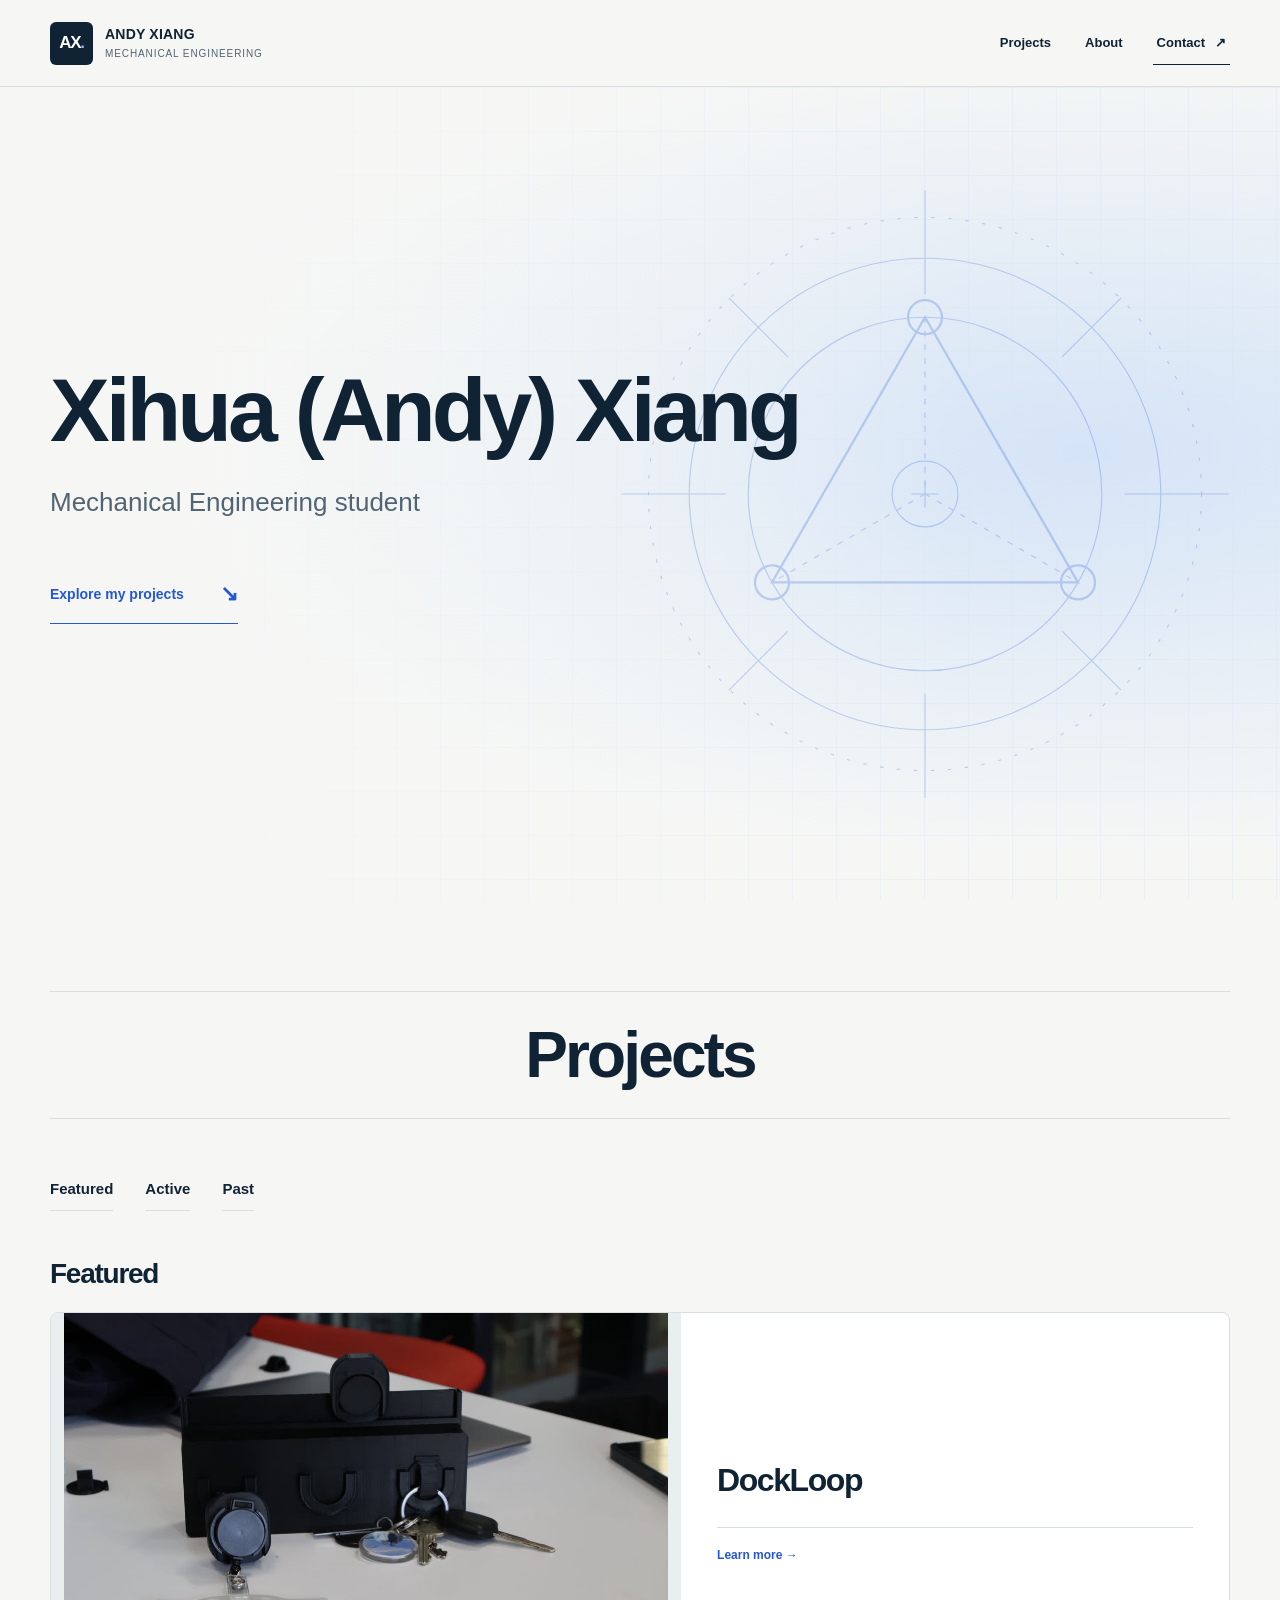
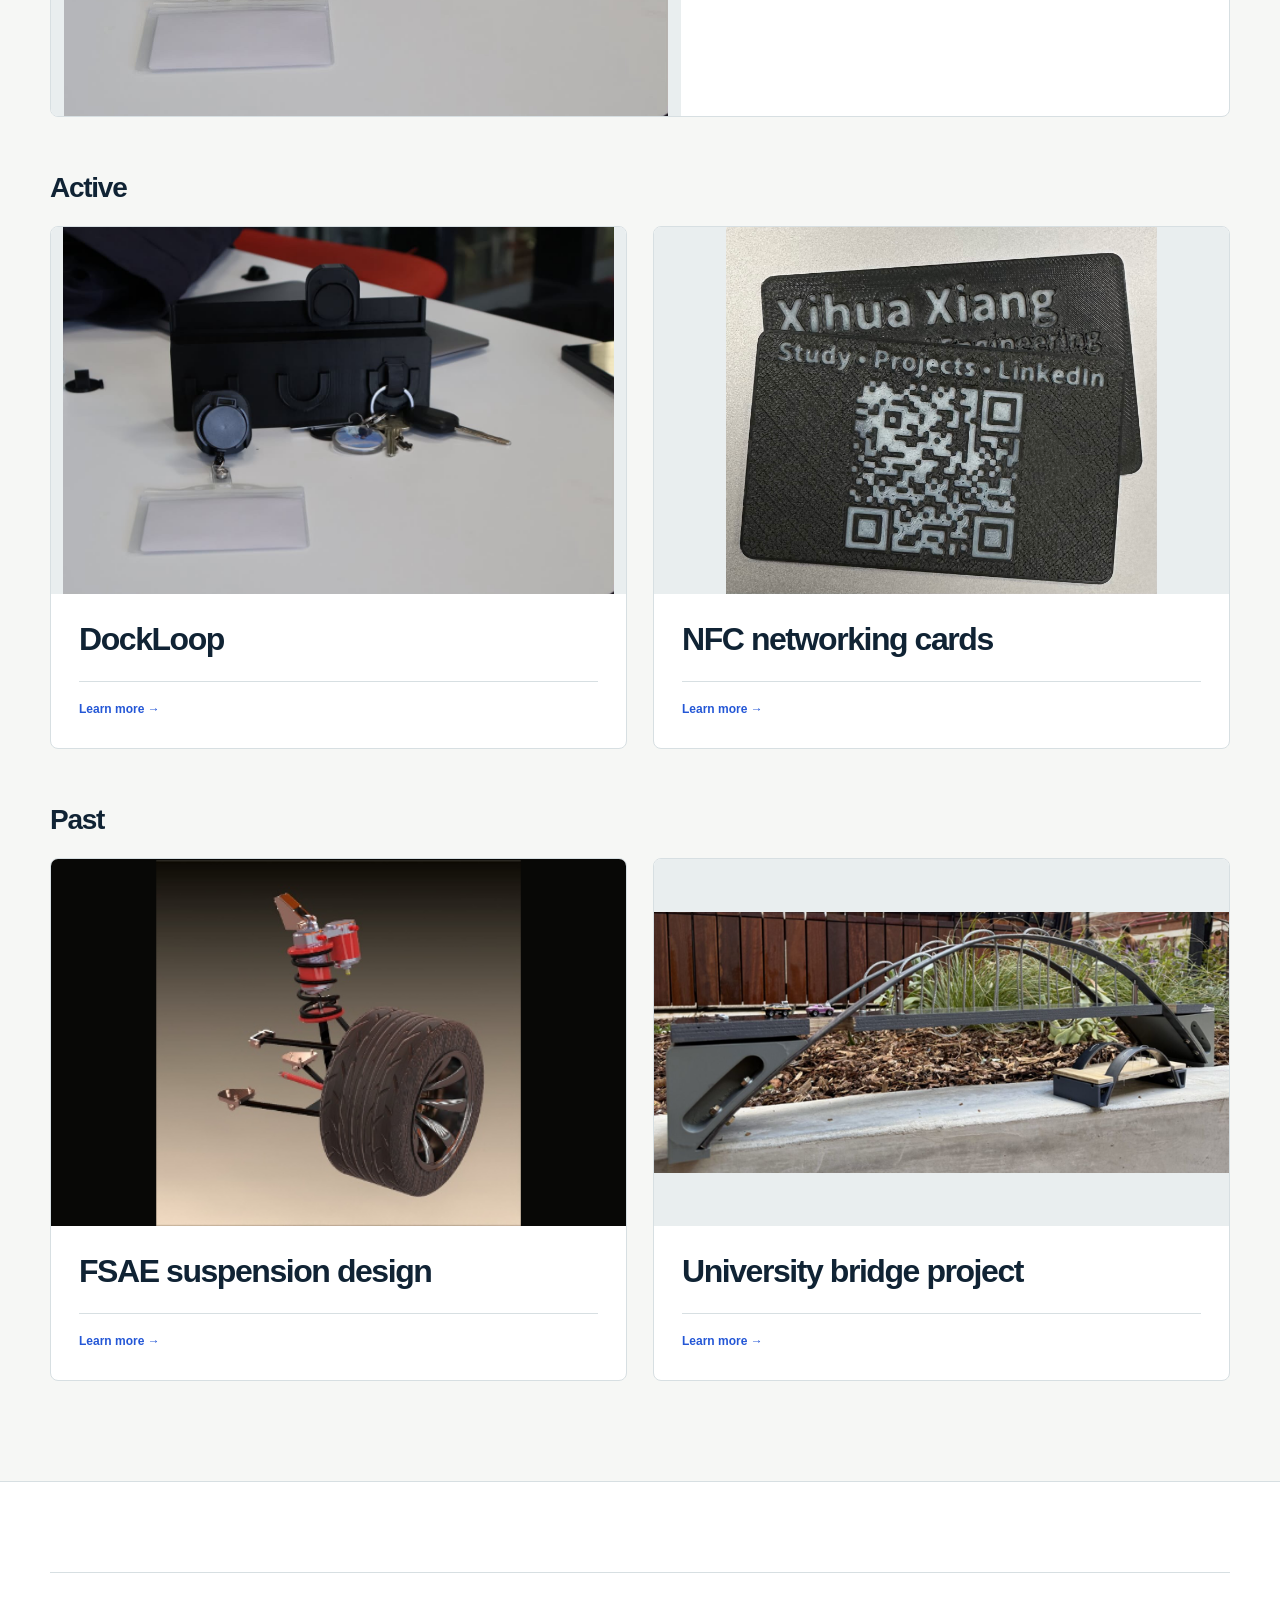
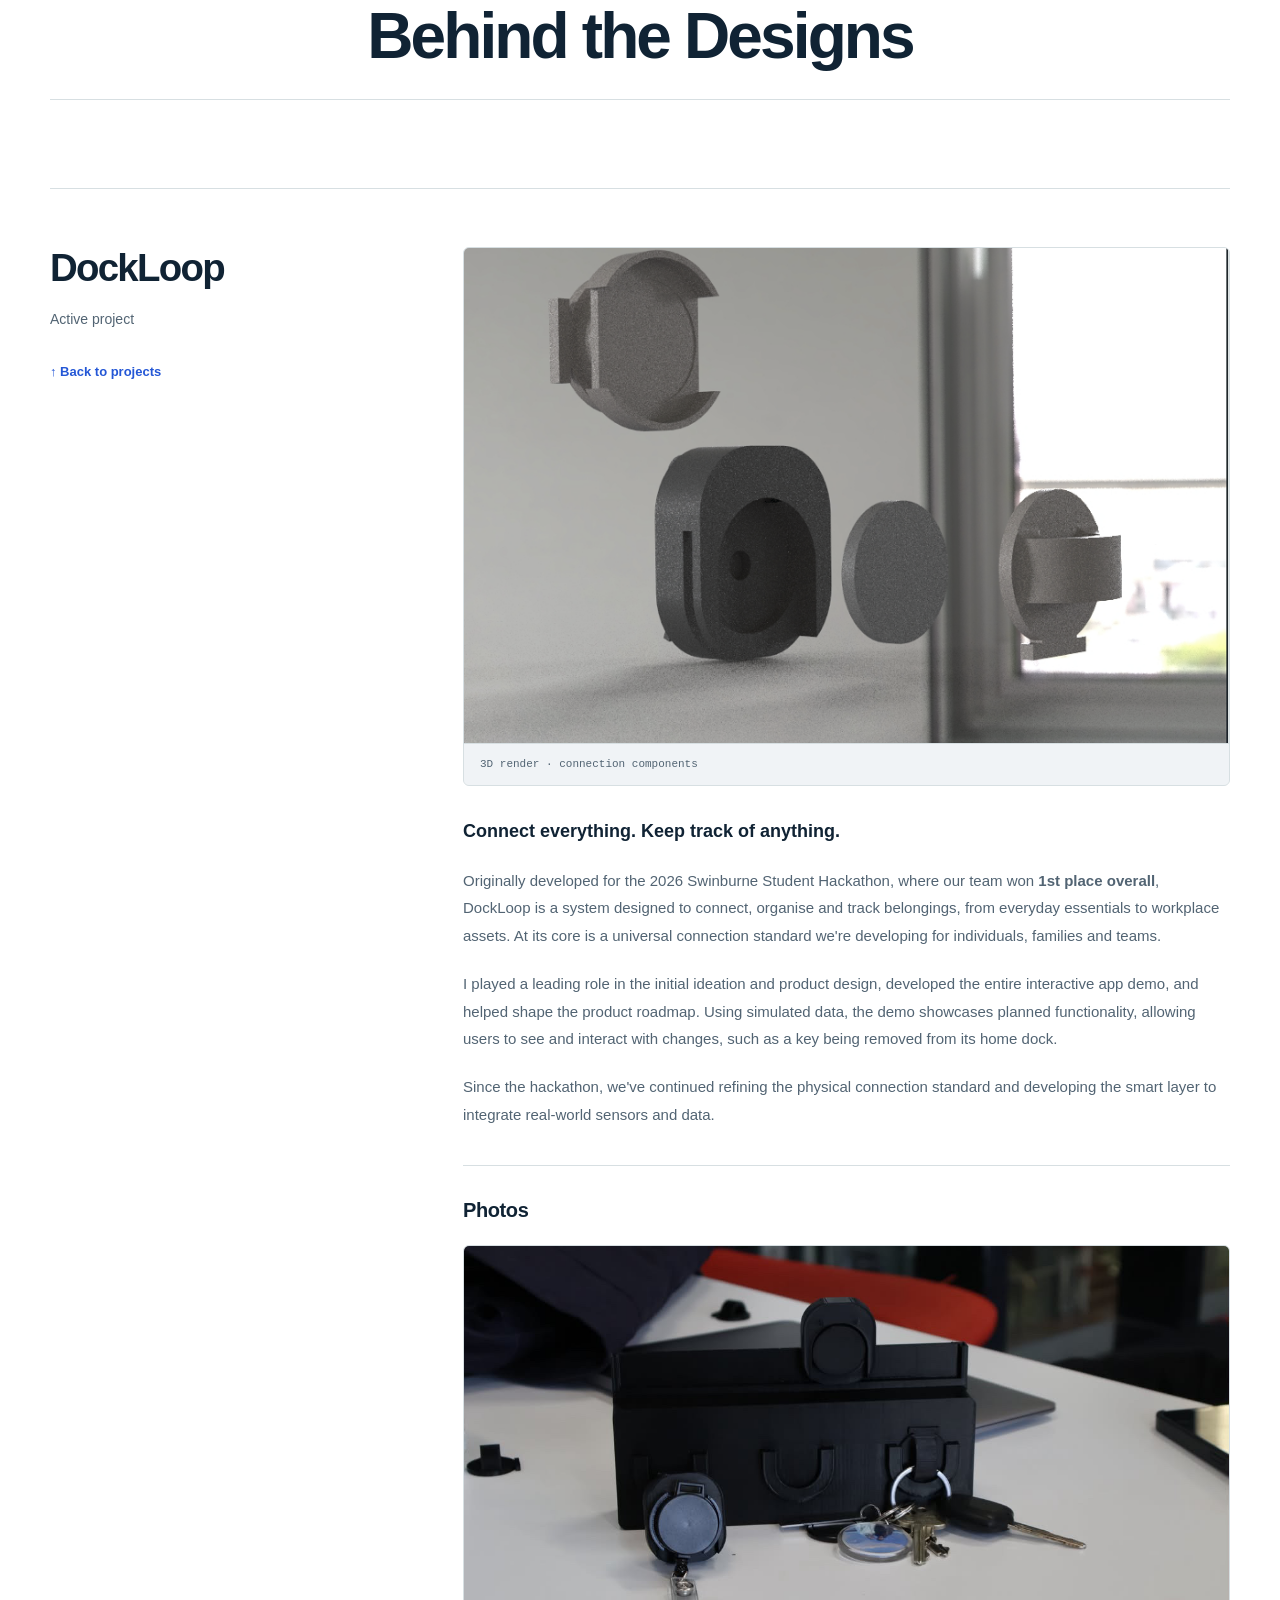
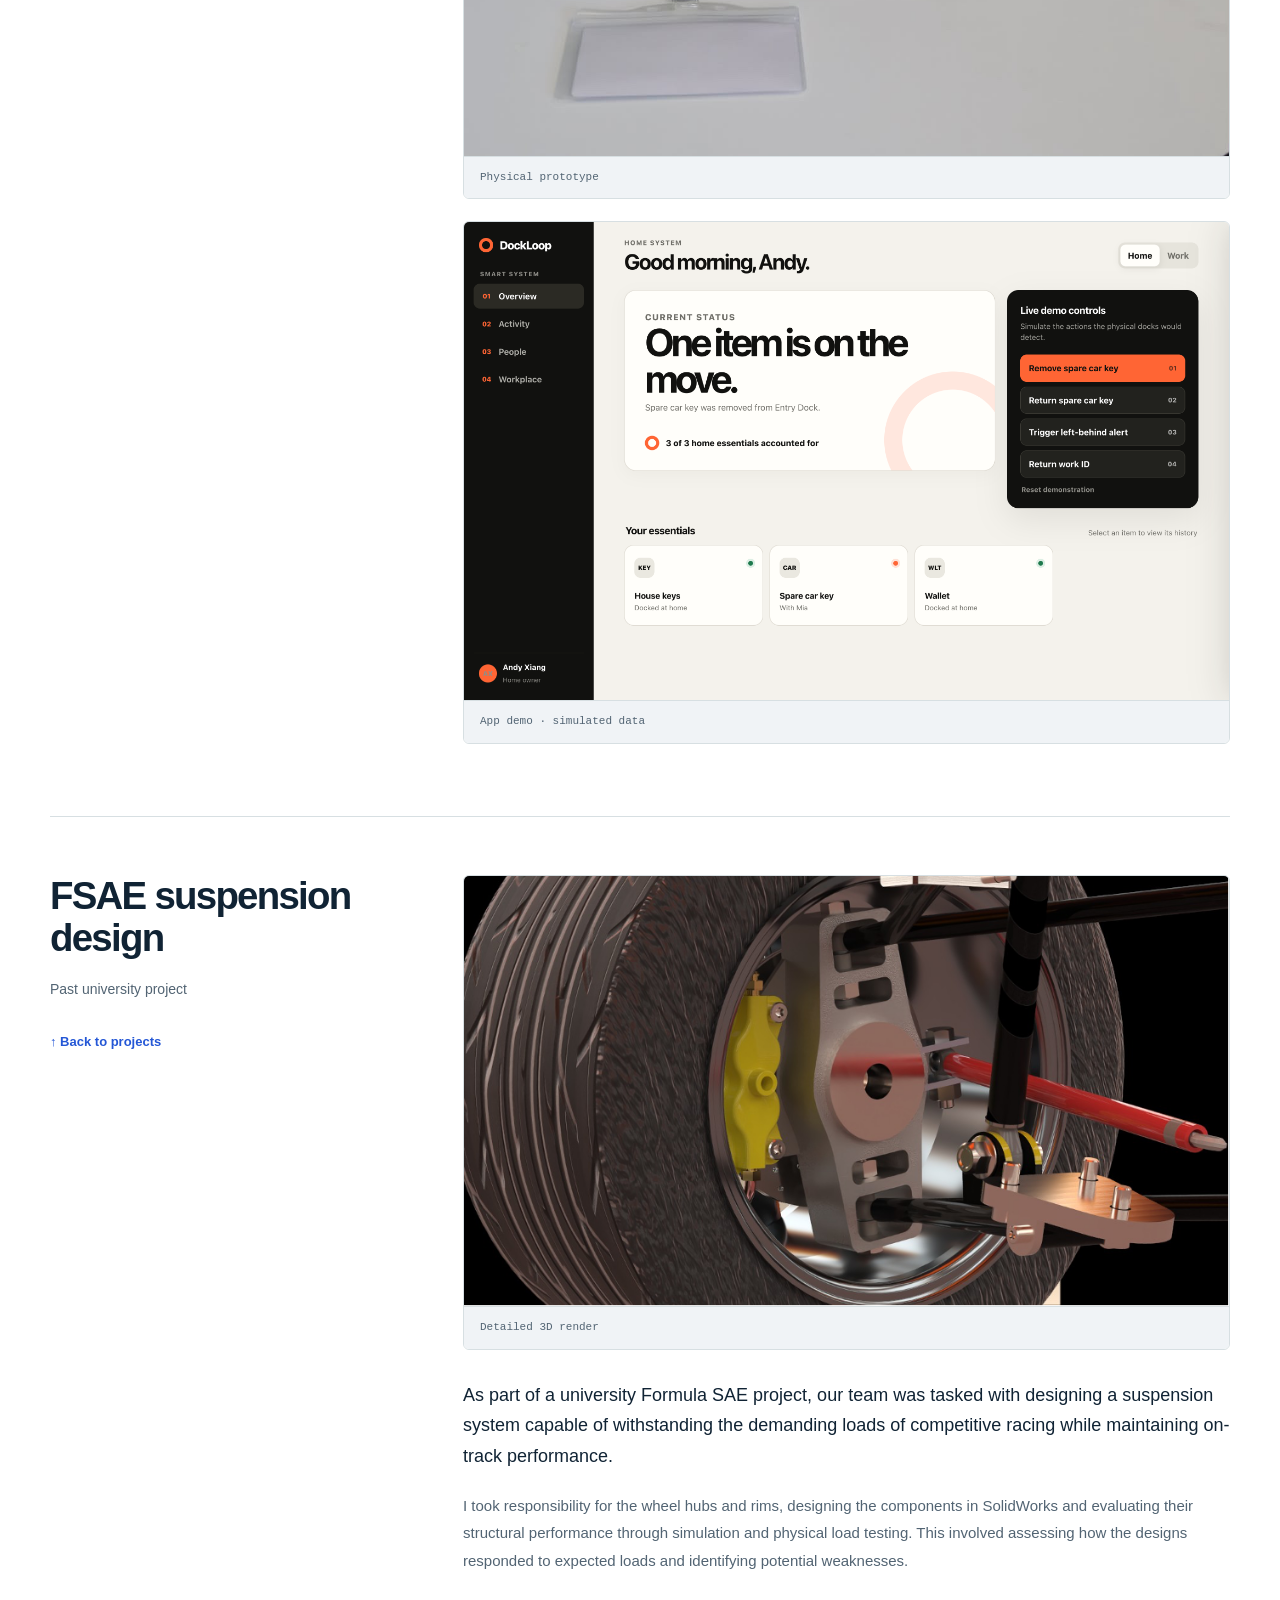
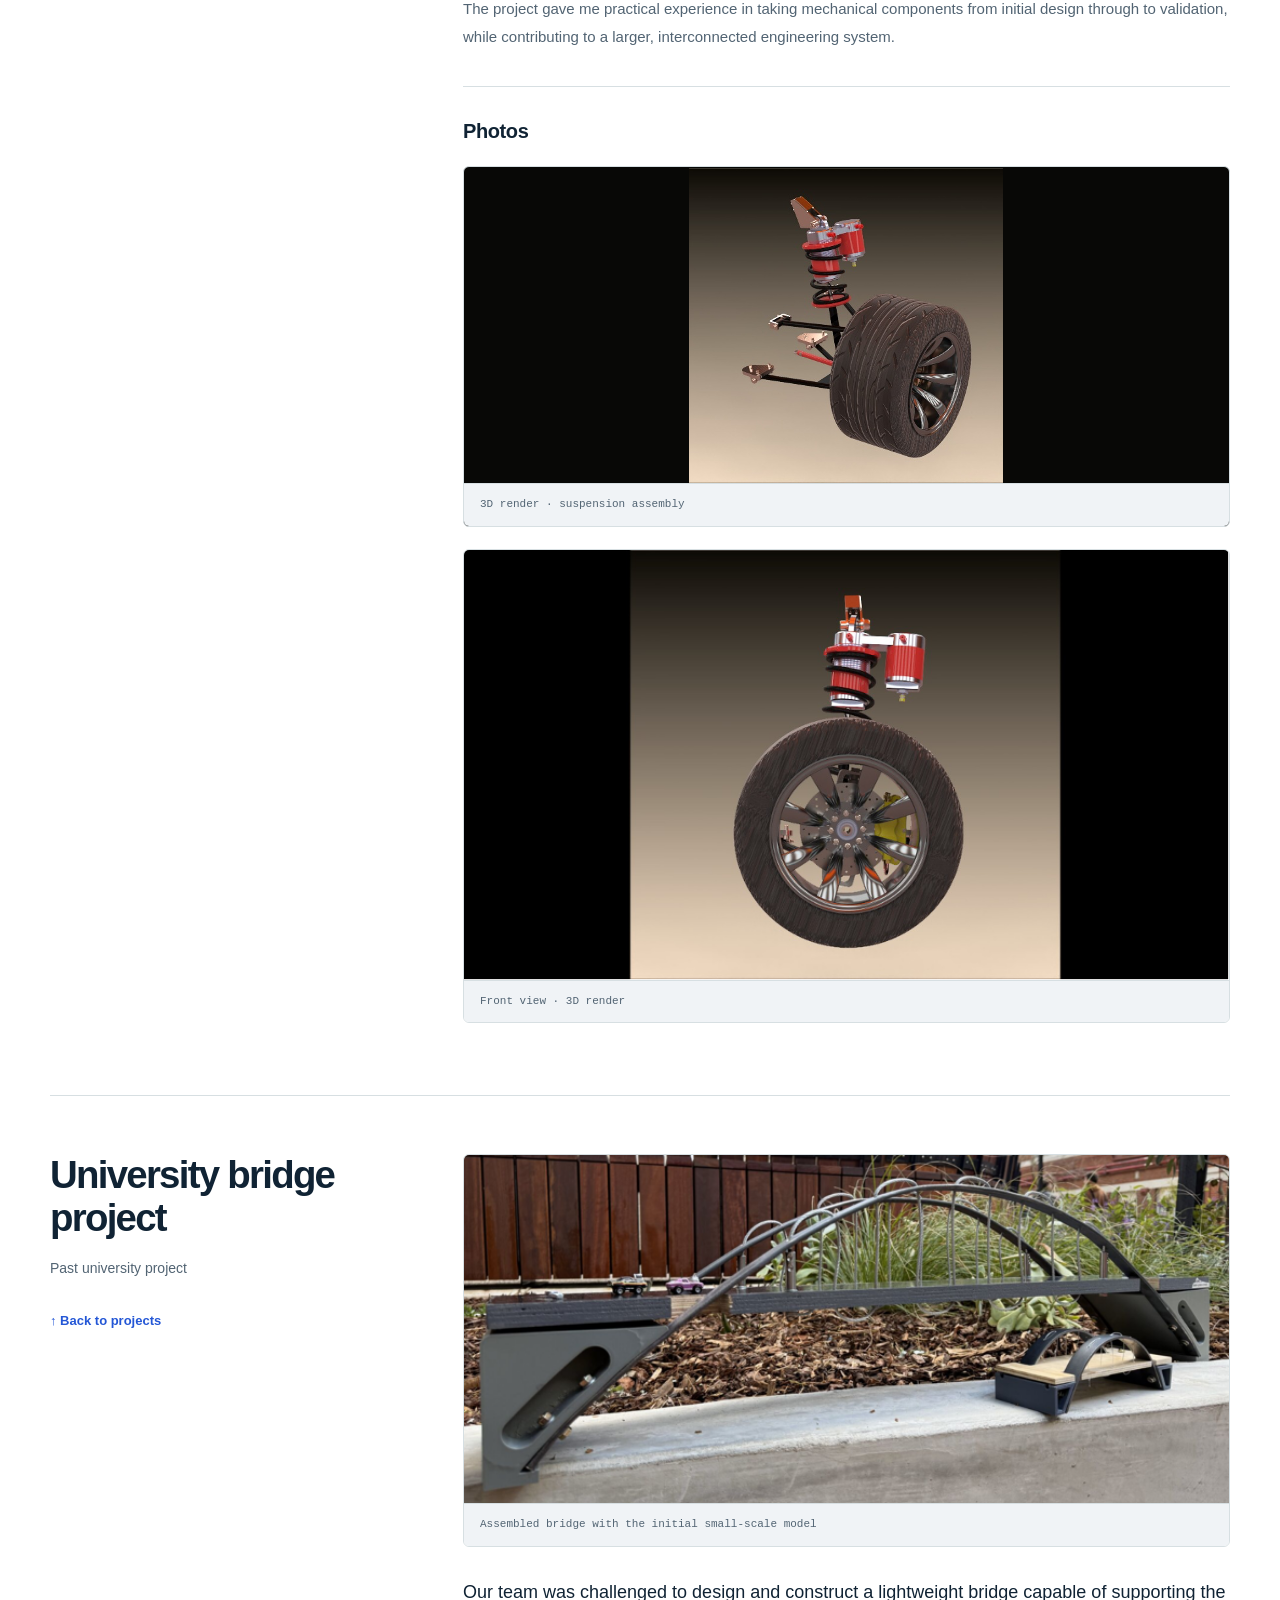
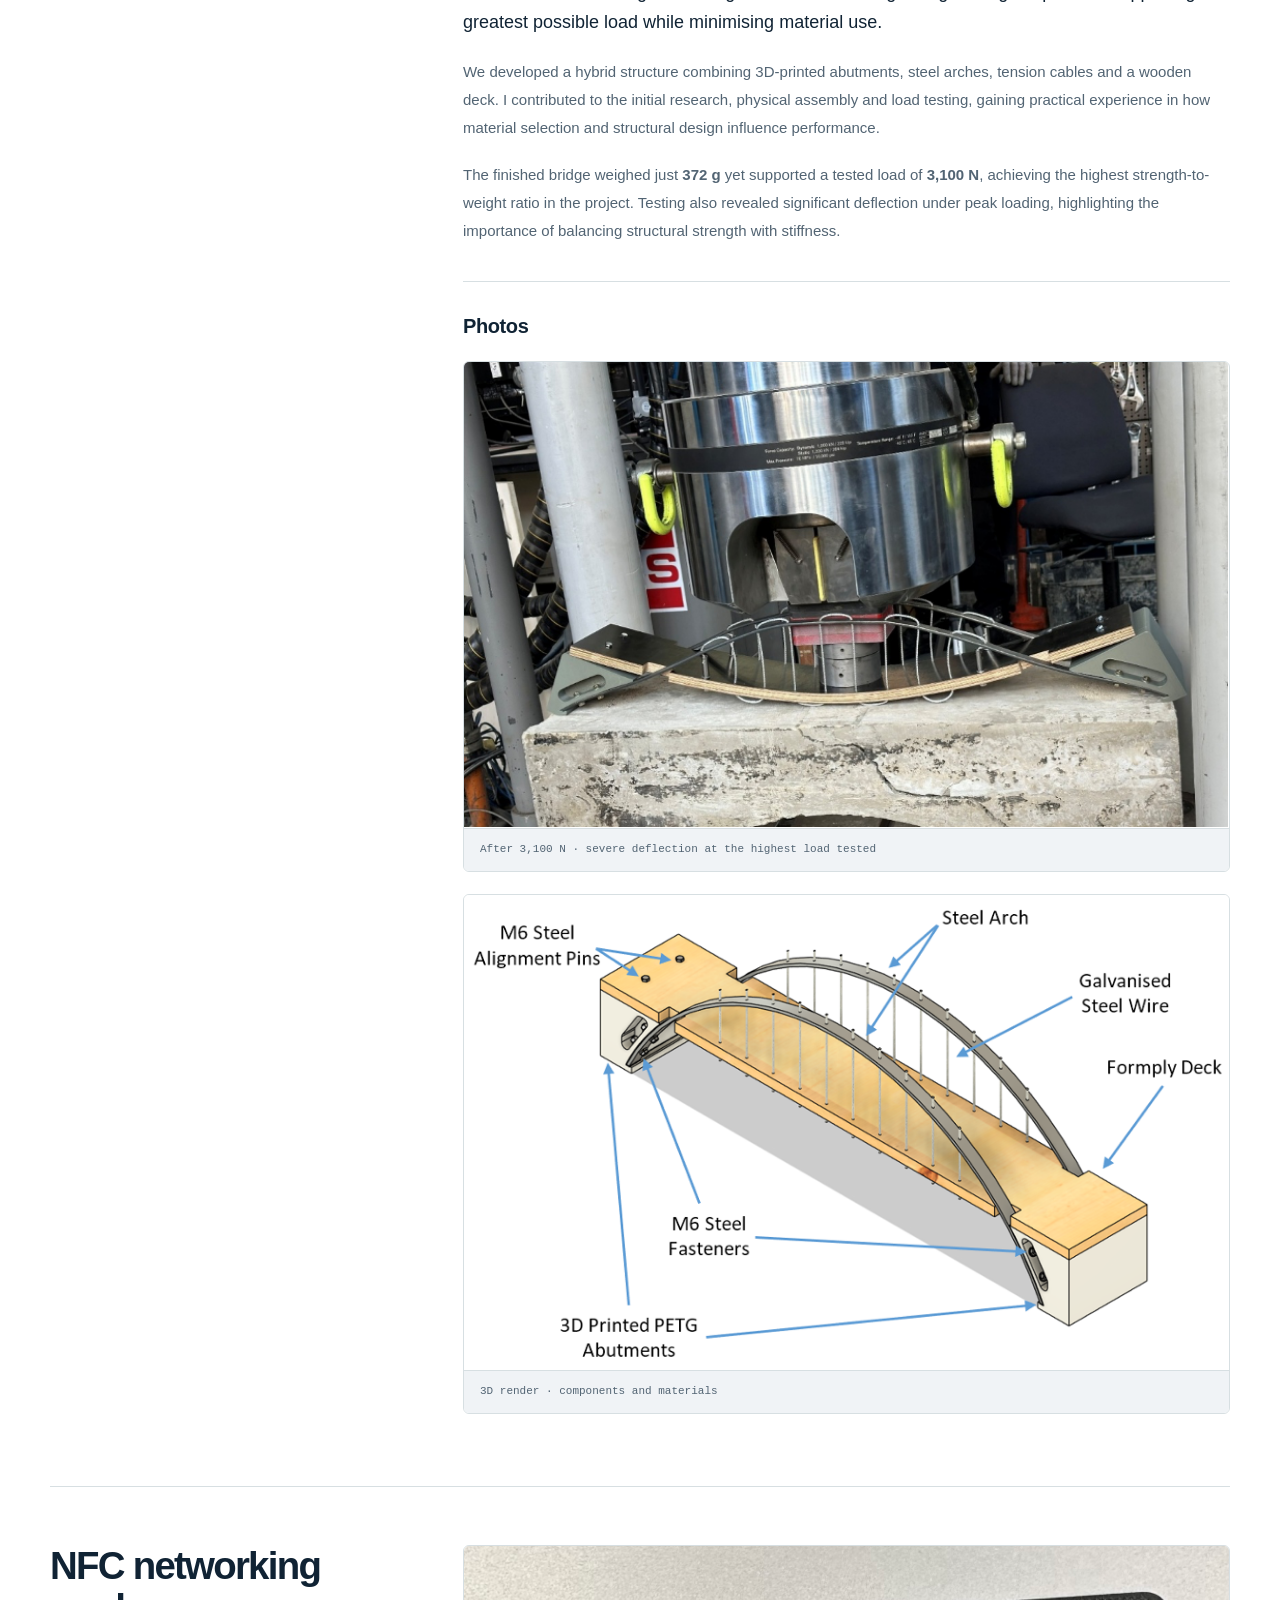
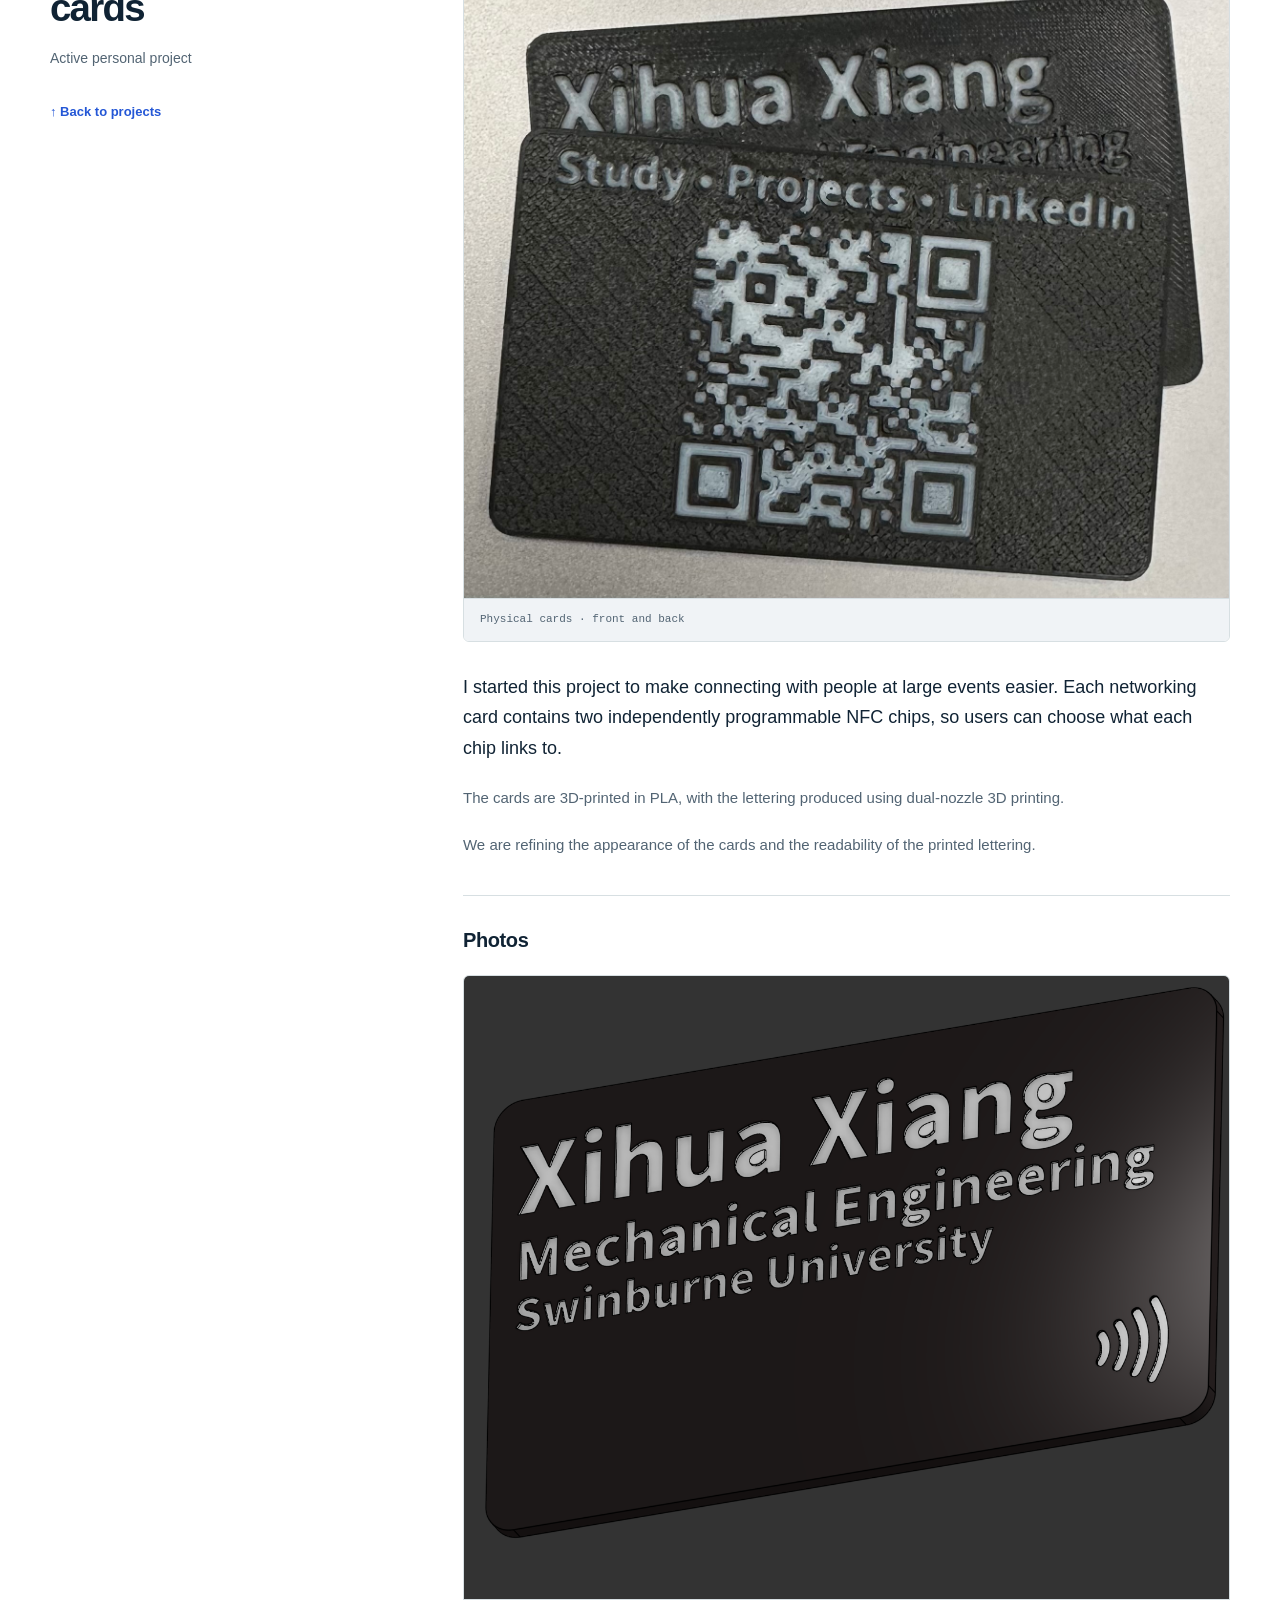
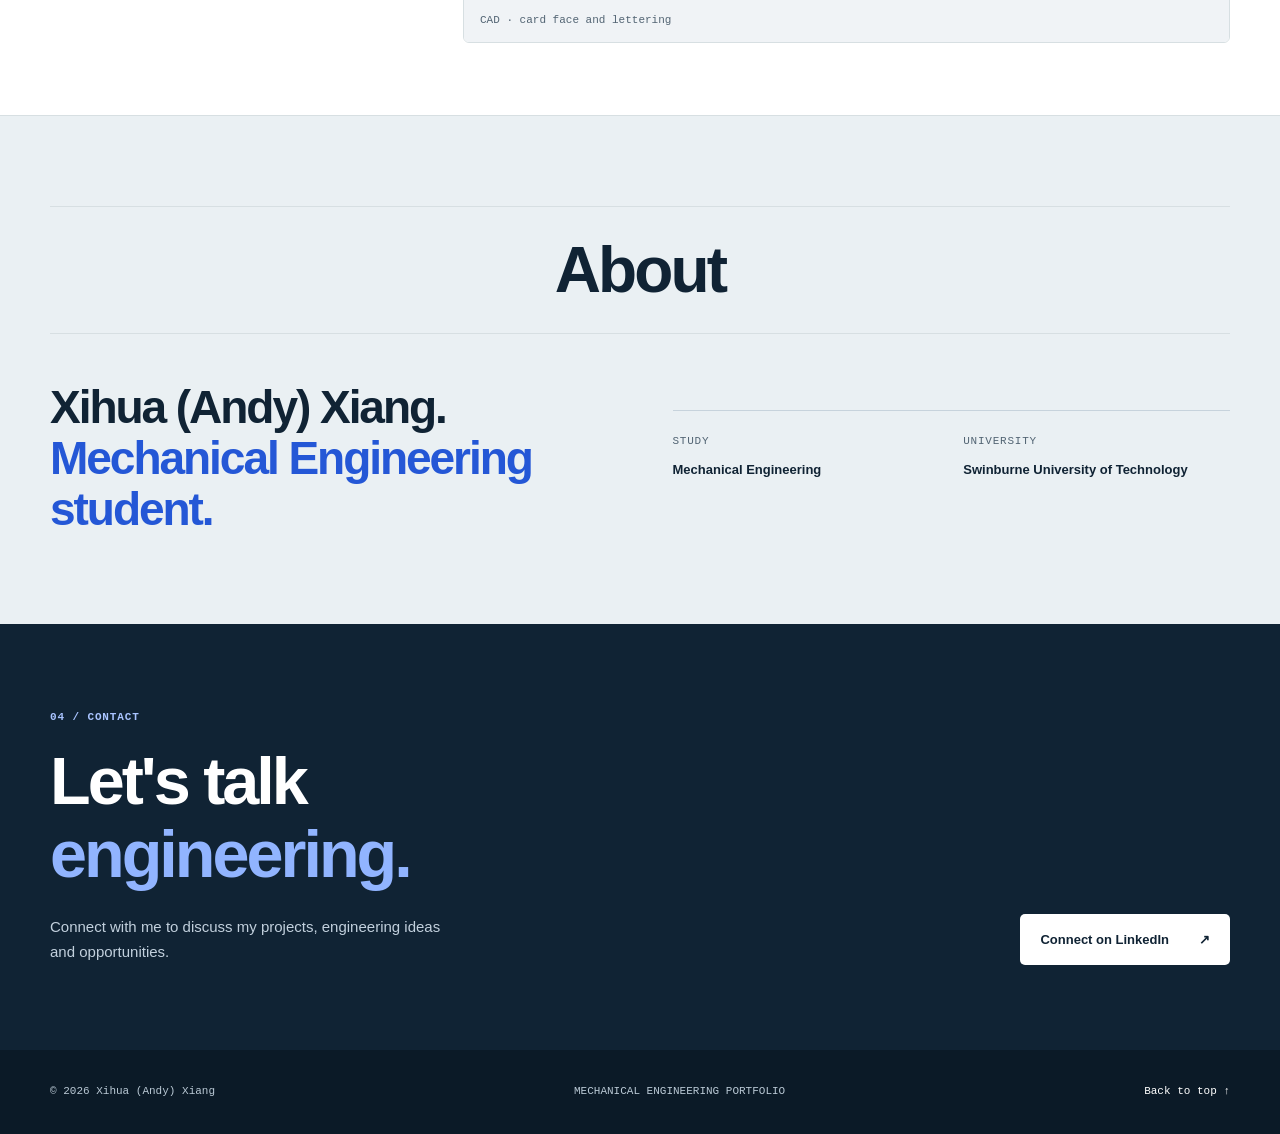
<file: index.html>
<!doctype html>
<html lang="en-AU">
<head>
  <meta charset="utf-8">
  <meta name="viewport" content="width=device-width, initial-scale=1">
  <meta name="theme-color" content="#102334">
  <meta name="description" content="Mechanical engineering portfolio of Xihua (Andy) Xiang, a Swinburne University student. Explore DockLoop, FSAE suspension design, a university bridge project and custom NFC networking cards.">
  <meta property="og:type" content="website">
  <meta property="og:title" content="Xihua (Andy) Xiang — Mechanical Engineering Portfolio">
  <meta property="og:description" content="Selected projects and engineering case studies by Xihua (Andy) Xiang, Mechanical Engineering student at Swinburne University.">
  <title>Xihua (Andy) Xiang — Mechanical Engineering Portfolio</title>
  <link rel="icon" type="image/svg+xml" href="assets/favicon.svg">
  <link rel="stylesheet" href="assets/styles.css?v=e65a4f7e">
  <script defer src="assets/main.js"></script>
</head>
<body>
  <a class="skip-link" href="#main">Skip to content</a>
  <header class="site-header">
    <div class="shell header-inner">
      <a class="wordmark" href="#top" aria-label="Andy Xiang, back to top">
        <span class="logo-box" aria-hidden="true">AX<span>.</span></span>
        <span class="wordmark-text">ANDY XIANG<small>MECHANICAL ENGINEERING</small></span>
      </a>
      <nav class="main-nav" aria-label="Main navigation">
        <a href="#projects">Projects</a>
        <a href="#about">About</a>
        <a href="#contact">Contact <span aria-hidden="true">↗</span></a>
      </nav>
    </div>
  </header>

  <main id="main">
    <section class="hero shell" id="top" aria-labelledby="hero-title">
      <div class="hero-drafting" aria-hidden="true">
        <svg class="hero-mechanism" viewBox="0 0 600 600" fill="none">
          <circle class="orbit-outer" cx="300" cy="300" r="244" stroke="currentColor" stroke-dasharray="3 12"/>
          <circle cx="300" cy="300" r="208" stroke="currentColor"/>
          <circle cx="300" cy="300" r="156" stroke="currentColor"/>
          <path d="M300 32v92M300 476v92M32 300h92M476 300h92M127 127l52 52M421 421l52 52M127 473l52-52M421 179l52-52" stroke="currentColor"/>
          <g class="orbit-assembly" stroke="currentColor">
            <path d="M300 144l135 234H165z" stroke-width="2"/>
            <path d="M300 144v156l135 78M300 300l-135 78" stroke-dasharray="5 7"/>
            <circle cx="300" cy="144" r="15" stroke-width="2"/>
            <circle cx="435" cy="378" r="15" stroke-width="2"/>
            <circle cx="165" cy="378" r="15" stroke-width="2"/>
          </g>
          <circle cx="300" cy="300" r="29" stroke="currentColor"/>
          <path d="M288 300h24M300 288v24" stroke="currentColor"/>
        </svg>
      </div>
      <div class="hero-copy">
        <h1 id="hero-title">Xihua (Andy) Xiang</h1>
        <p class="hero-intro">Mechanical Engineering student</p>
        <a class="hero-project-link" href="#projects">Explore my projects <span aria-hidden="true">↘</span></a>
      </div>
    </section>

    <section class="shell work-section" id="projects" aria-labelledby="projects-title">
      <div class="section-divider"><h2 id="projects-title">Projects</h2></div>
      <nav class="project-index" aria-label="Project groups">
        <a href="#featured-projects">Featured</a>
        <a href="#active-projects">Active</a>
        <a href="#past-projects">Past</a>
      </nav>
      <section class="project-group" id="featured-projects" aria-labelledby="featured-title">
        <div class="project-group-heading"><h3 id="featured-title">Featured</h3></div>
        <div class="project-grid project-grid-featured">
        <a class="project-card" href="#dockloop" aria-labelledby="card-dockloop-title">
          <div class="project-card-visual visual-light">
            <img src="assets/projects/dockloop/physical-prototype.jpg" alt="" width="1206" height="804" loading="lazy">
          </div>
          <div class="project-card-body">
            <h3 id="card-dockloop-title">DockLoop</h3>
            <div class="card-footer"><span class="case-link">Learn more <span aria-hidden="true">→</span></span></div>
          </div>
        </a>
        </div>
      </section>
      <section class="project-group" id="active-projects" aria-labelledby="active-title">
        <div class="project-group-heading"><h3 id="active-title">Active</h3></div>
        <div class="project-grid">
        <a class="project-card" href="#dockloop" aria-labelledby="card-dockloop-active-title">
          <div class="project-card-visual visual-light">
            <img src="assets/projects/dockloop/physical-prototype.jpg" alt="" width="1206" height="804" loading="lazy">
          </div>
          <div class="project-card-body">
            <h3 id="card-dockloop-active-title">DockLoop</h3>
            <div class="card-footer"><span class="case-link">Learn more <span aria-hidden="true">→</span></span></div>
          </div>
        </a>
        <a class="project-card" href="#nfc" aria-labelledby="card-nfc-title">
          <div class="project-card-visual visual-light">
            <img src="assets/projects/nfc/physical-cards.jpg" alt="" width="1601" height="1365" loading="lazy">
          </div>
          <div class="project-card-body">
            <h3 id="card-nfc-title">NFC networking cards</h3>
            <div class="card-footer"><span class="case-link">Learn more <span aria-hidden="true">→</span></span></div>
          </div>
        </a>
        </div>
      </section>
      <section class="project-group" id="past-projects" aria-labelledby="past-title">
        <div class="project-group-heading"><h3 id="past-title">Past</h3></div>
        <div class="project-grid">
        <a class="project-card" href="#suspension" aria-labelledby="card-suspension-title">
          <div class="project-card-visual" style="background: #080806">
            <img src="assets/projects/fsae/suspension-render.png" alt="" width="316" height="316" loading="lazy">
          </div>
          <div class="project-card-body">
            <h3 id="card-suspension-title">FSAE suspension design</h3>
            <div class="card-footer"><span class="case-link">Learn more <span aria-hidden="true">→</span></span></div>
          </div>
        </a>
        <a class="project-card" href="#bridge" aria-labelledby="card-bridge-title">
          <div class="project-card-visual visual-light">
            <img src="assets/projects/bridge/assembled-bridge.png" alt="" width="708" height="322" loading="lazy">
          </div>
          <div class="project-card-body">
            <h3 id="card-bridge-title">University bridge project</h3>
            <div class="card-footer"><span class="case-link">Learn more <span aria-hidden="true">→</span></span></div>
          </div>
        </a>
        </div>
      </section>
    </section>

    <section class="case-study-section" aria-labelledby="case-title">
      <div class="shell case-heading">
        <div class="section-divider"><h2 id="case-title">Behind the Designs</h2></div>
      </div>

      <article class="case-study shell" id="dockloop" aria-labelledby="dockloop-title">
        <div class="case-side">
          <h3 id="dockloop-title">DockLoop</h3>
          <p>Active project</p>
          <a class="back-link" href="#projects">↑ Back to projects</a>
        </div>
        <div class="case-main">
          <figure class="case-figure visual-light">
            <a class="project-image-link" href="assets/projects/dockloop/connection-render.png" target="_blank" rel="noopener noreferrer" aria-label="Open DockLoop 3D render at full size (opens in a new tab)">
              <img src="assets/projects/dockloop/connection-render.png" alt="Exploded 3D render of DockLoop connection components" width="836" height="540" loading="lazy">
            </a>
            <figcaption>3D render · connection components</figcaption>
          </figure>
          <div class="case-story">
            <p class="case-lead"><strong>Connect everything. Keep track of anything.</strong></p>
            <p>Originally developed for the 2026 Swinburne Student Hackathon, where our team won <strong>1st place overall</strong>, DockLoop is a system designed to connect, organise and track belongings, from everyday essentials to workplace assets. At its core is a universal connection standard we're developing for individuals, families and teams.</p>
            <p>I played a leading role in the initial ideation and product design, developed the entire interactive app demo, and helped shape the product roadmap. Using simulated data, the demo showcases planned functionality, allowing users to see and interact with changes, such as a key being removed from its home dock.</p>
            <p>Since the hackathon, we've continued refining the physical connection standard and developing the smart layer to integrate real-world sensors and data.</p>
          </div>
          <section class="project-photos" aria-labelledby="dockloop-photos-title">
            <h4 id="dockloop-photos-title">Photos</h4>
            <div class="project-gallery">
              <figure class="case-figure">
                <a class="project-image-link" href="assets/projects/dockloop/physical-prototype.jpg" target="_blank" rel="noopener noreferrer" aria-label="Open DockLoop prototype photo at full size (opens in a new tab)">
                  <img src="assets/projects/dockloop/physical-prototype.jpg" alt="Physical DockLoop prototype with keys and an ID holder" width="1206" height="804" loading="lazy">
                </a>
                <figcaption>Physical prototype</figcaption>
              </figure>
              <figure class="case-figure">
                <a class="project-image-link" href="assets/projects/dockloop/app-demo.png" target="_blank" rel="noopener noreferrer" aria-label="Open DockLoop app demo screenshot at full size (opens in a new tab)">
                  <img src="assets/projects/dockloop/app-demo.png" alt="DockLoop app demo showing a key removed from Entry Dock and controls for simulated events" width="2880" height="1800" loading="lazy">
                </a>
                <figcaption>App demo · simulated data</figcaption>
              </figure>
            </div>
          </section>
        </div>
      </article>

      <article class="case-study shell" id="suspension" aria-labelledby="suspension-title">
        <div class="case-side">
          <h3 id="suspension-title">FSAE suspension design</h3>
          <p>Past university project</p>
          <a class="back-link" href="#projects">↑ Back to projects</a>
        </div>
        <div class="case-main">
          <figure class="case-figure">
            <a class="project-image-link" href="assets/projects/fsae/suspension-detail.png" target="_blank" rel="noopener noreferrer" aria-label="Open detailed FSAE render at full size (opens in a new tab)">
              <img src="assets/projects/fsae/suspension-detail.png" alt="Detailed 3D render of the wheel assembly and suspension connections" width="900" height="506" loading="lazy">
            </a>
            <figcaption>Detailed 3D render</figcaption>
          </figure>
          <div class="case-story">
            <p class="case-lead">As part of a university Formula SAE project, our team was tasked with designing a suspension system capable of withstanding the demanding loads of competitive racing while maintaining on-track performance.</p>
            <p>I took responsibility for the wheel hubs and rims, designing the components in SolidWorks and evaluating their structural performance through simulation and physical load testing. This involved assessing how the designs responded to expected loads and identifying potential weaknesses.</p>
            <p>The project gave me practical experience in taking mechanical components from initial design through to validation, while contributing to a larger, interconnected engineering system.</p>
          </div>
          <section class="project-photos" aria-labelledby="suspension-photos-title">
            <h4 id="suspension-photos-title">Photos</h4>
            <div class="project-gallery">
              <figure class="case-figure" style="background: #080806">
                <a class="project-image-link" href="assets/projects/fsae/suspension-render.png" target="_blank" rel="noopener noreferrer" aria-label="Open overall FSAE render at full size (opens in a new tab)">
                  <img src="assets/projects/fsae/suspension-render.png" alt="3D render of the suspension assembly with wheel, control arms and spring-damper" width="316" height="316" loading="lazy" style="max-width: 316px; margin-inline: auto">
                </a>
                <figcaption>3D render · suspension assembly</figcaption>
              </figure>
              <figure class="case-figure">
                <a class="project-image-link" href="assets/projects/fsae/front-view.png" target="_blank" rel="noopener noreferrer" aria-label="Open FSAE front view at full size (opens in a new tab)">
                  <img src="assets/projects/fsae/front-view.png" alt="Front view render showing the wheel, rim and spring-damper assembly" width="904" height="508" loading="lazy">
                </a>
                <figcaption>Front view · 3D render</figcaption>
              </figure>
            </div>
          </section>
        </div>
      </article>

      <article class="case-study shell" id="bridge" aria-labelledby="bridge-title">
        <div class="case-side">
          <h3 id="bridge-title">University bridge project</h3>
          <p>Past university project</p>
          <a class="back-link" href="#projects">↑ Back to projects</a>
        </div>
        <div class="case-main">
          <figure class="case-figure">
            <a class="project-image-link" href="assets/projects/bridge/assembled-bridge.png" target="_blank" rel="noopener noreferrer" aria-label="Open assembled bridge photo at full size (opens in a new tab)">
              <img src="assets/projects/bridge/assembled-bridge.png" alt="Assembled steel arch bridge beside the initial small-scale model" width="708" height="322" loading="lazy">
            </a>
            <figcaption>Assembled bridge with the initial small-scale model</figcaption>
          </figure>
          <div class="case-story">
            <p class="case-lead">Our team was challenged to design and construct a lightweight bridge capable of supporting the greatest possible load while minimising material use.</p>
            <p>We developed a hybrid structure combining 3D-printed abutments, steel arches, tension cables and a wooden deck. I contributed to the initial research, physical assembly and load testing, gaining practical experience in how material selection and structural design influence performance.</p>
            <p>The finished bridge weighed just <strong>372 g</strong> yet supported a tested load of <strong>3,100 N</strong>, achieving the highest strength-to-weight ratio in the project. Testing also revealed significant deflection under peak loading, highlighting the importance of balancing structural strength with stiffness.</p>
          </div>
          <section class="project-photos" aria-labelledby="bridge-photos-title">
            <h4 id="bridge-photos-title">Photos</h4>
            <div class="project-gallery">
              <figure class="case-figure">
                <a class="project-image-link" href="assets/projects/bridge/after-3100n-test.png" target="_blank" rel="noopener noreferrer" aria-label="Open bridge load-test photo at full size (opens in a new tab)">
                  <img src="assets/projects/bridge/after-3100n-test.png" alt="Bridge in the test rig showing severe deck deflection after the 3,100 N load test" width="738" height="450" loading="lazy">
                </a>
                <figcaption>After 3,100 N · severe deflection at the highest load tested</figcaption>
              </figure>
              <figure class="case-figure">
                <a class="project-image-link" href="assets/projects/bridge/annotated-render.png" target="_blank" rel="noopener noreferrer" aria-label="Open annotated bridge render at full size (opens in a new tab)">
                  <img src="assets/projects/bridge/annotated-render.png" alt="Annotated 3D bridge render identifying steel arches, galvanised steel wire, formply deck, M6 steel alignment pins and fasteners, and 3D-printed PETG abutments" width="804" height="500" loading="lazy">
                </a>
                <figcaption>3D render · components and materials</figcaption>
              </figure>
            </div>
          </section>
        </div>
      </article>

      <article class="case-study shell" id="nfc" aria-labelledby="nfc-title">
        <div class="case-side">
          <h3 id="nfc-title">NFC networking cards</h3>
          <p>Active personal project</p>
          <a class="back-link" href="#projects">↑ Back to projects</a>
        </div>
        <div class="case-main">
          <figure class="case-figure">
            <a class="project-image-link" href="assets/projects/nfc/physical-cards.jpg" target="_blank" rel="noopener noreferrer" aria-label="Open physical NFC card photo at full size (opens in a new tab)">
              <img src="assets/projects/nfc/physical-cards.jpg" alt="Front and back of the physical 3D-printed NFC cards, showing contrasting lettering and a QR code" width="1601" height="1365" loading="lazy">
            </a>
            <figcaption>Physical cards · front and back</figcaption>
          </figure>
          <div class="case-story">
            <p class="case-lead">I started this project to make connecting with people at large events easier. Each networking card contains two independently programmable NFC chips, so users can choose what each chip links to.</p>
            <p>The cards are 3D-printed in PLA, with the lettering produced using dual-nozzle 3D printing.</p>
            <p>We are refining the appearance of the cards and the readability of the printed lettering.</p>
          </div>
          <section class="project-photos" aria-labelledby="nfc-photos-title">
            <h4 id="nfc-photos-title">Photos</h4>
            <div class="project-gallery">
              <figure class="case-figure">
                <a class="project-image-link" href="assets/projects/nfc/card-cad.png" target="_blank" rel="noopener noreferrer" aria-label="Open NFC card CAD screenshot at full size (opens in a new tab)">
                  <img src="assets/projects/nfc/card-cad.png" alt="CAD screenshot of the card face with name, mechanical engineering and university lettering, and an NFC symbol" width="1318" height="1074" loading="lazy">
                </a>
                <figcaption>CAD · card face and lettering</figcaption>
              </figure>
            </div>
          </section>
        </div>
      </article>
    </section>

    <section class="about-section" id="about" aria-labelledby="about-title">
      <div class="shell section-divider"><h2 id="about-title">About</h2></div>
      <div class="shell about-grid">
        <div><h3>Xihua (Andy) Xiang.<br><em>Mechanical Engineering student.</em></h3></div>
        <div class="about-copy">
          <dl class="about-meta"><div><dt>STUDY</dt><dd>Mechanical Engineering</dd></div><div><dt>UNIVERSITY</dt><dd>Swinburne University of Technology</dd></div></dl>
        </div>
      </div>
    </section>

    <section class="contact-section" id="contact" aria-labelledby="contact-title">
      <div class="shell contact-inner">
        <div><p class="eyebrow">04 / CONTACT</p><h2 id="contact-title">Let's talk<br><em>engineering.</em></h2><p>Connect with me to discuss my projects, engineering ideas and opportunities.</p></div>
        <a class="button button-light" href="https://www.linkedin.com/in/xihua-xiang" target="_blank" rel="noopener noreferrer">Connect on LinkedIn <span aria-hidden="true">↗</span><span class="sr-only"> (opens in a new tab)</span></a>
      </div>
    </section>
  </main>

  <footer class="site-footer">
    <div class="shell footer-inner"><span>© <span id="year">2026</span> Xihua (Andy) Xiang</span><span>MECHANICAL ENGINEERING PORTFOLIO</span><a href="#top">Back to top ↑</a></div>
  </footer>
</body>
</html>
</file>
<file: assets/styles.css>
:root {
  --bg: #f6f7f5;
  --ink: #102334;
  --muted: #526473;
  --line: #d7dfe2;
  --blue: #2457d6;
  --navy: #102334;
  --shell: 1180px;
}

*, *::before, *::after { box-sizing: border-box; }
html { scroll-behavior: smooth; scroll-padding-top: 110px; }
body {
  margin: 0;
  color: var(--ink);
  background: var(--bg);
  font-family: Inter, ui-sans-serif, -apple-system, BlinkMacSystemFont, "Segoe UI", sans-serif;
  line-height: 1.65;
  -webkit-font-smoothing: antialiased;
}
a { color: inherit; text-decoration: none; }
img { display: block; max-width: 100%; height: auto; }
h1, h2, h3, h4, h5, p, figure, dl { margin: 0; }
h1, h2, h3 { letter-spacing: -.045em; line-height: 1.1; }
h1 em, h2 em { font-style: normal; color: var(--blue); }
button, a { -webkit-tap-highlight-color: transparent; }
a:focus-visible { outline: 3px solid var(--blue); outline-offset: 5px; }
.contact-section a:focus-visible, .site-footer a:focus-visible { outline-color: #a9c4ff; }
::selection { background: #c9dafb; color: var(--ink); }
.shell { width: min(var(--shell), calc(100% - 80px)); margin-inline: auto; }
.sr-only {
  position: absolute;
  width: 1px;
  height: 1px;
  padding: 0;
  margin: -1px;
  overflow: hidden;
  clip-path: inset(50%);
  white-space: nowrap;
  border: 0;
}
.skip-link {
  position: fixed;
  top: -100px;
  left: 20px;
  z-index: 100;
  background: white;
  padding: 12px 20px;
}
.skip-link:focus { top: 15px; }

/* Identity and navigation: every link remains available on mobile. */
.site-header {
  position: sticky;
  top: 0;
  z-index: 20;
  border-bottom: 1px solid var(--line);
  background: rgba(246, 247, 245, .97);
  backdrop-filter: blur(12px);
}
.header-inner { min-height: 86px; display: flex; align-items: center; justify-content: space-between; gap: 24px; }
.wordmark { display: flex; align-items: center; gap: 12px; }
.logo-box {
  display: flex;
  align-items: center;
  justify-content: center;
  width: 43px;
  height: 43px;
  border-radius: 6px;
  color: white;
  background: var(--ink);
  font-size: 17px;
  font-weight: 800;
  letter-spacing: -.08em;
  flex-shrink: 0;
}
.logo-box span { color: #91b4ff; }
.wordmark-text { display: flex; flex-direction: column; font-size: 14px; font-weight: 750; letter-spacing: .015em; }
.wordmark-text small { font-size: 10px; font-weight: 500; color: var(--muted); letter-spacing: .09em; }
.main-nav { display: flex; align-items: center; gap: 26px; font-size: 13px; font-weight: 650; }
.main-nav a { display: inline-flex; align-items: center; min-height: 44px; padding: 8px 4px; gap: 10px; }
.main-nav a:hover { color: var(--blue); text-decoration: underline; text-underline-offset: 5px; }
.main-nav a:last-child { border-bottom: 1px solid var(--ink); }

/* Introductory composition. */
.hero {
  position: relative;
  isolation: isolate;
  display: flex;
  align-items: center;
  min-height: calc(100svh - 86px);
  padding-block: 90px;
}
.hero::before {
  content: "";
  position: absolute;
  z-index: -2;
  inset: 0 calc((min(var(--shell), 100vw - 80px) - 100vw) / 2);
  background:
    linear-gradient(90deg, var(--bg) 6%, transparent 75%),
    radial-gradient(ellipse at 85% 45%, #d5e4f7, transparent 64%),
    linear-gradient(#2457d60a 1px, transparent 1px),
    linear-gradient(90deg, #2457d60a 1px, transparent 1px);
  background-size: auto, auto, 44px 44px, 44px 44px;
}
.hero-copy { position: relative; max-width: 100%; }
.hero-drafting { position: absolute; z-index: -1; right: -3%; top: 50%; width: min(58vw, 680px); transform: translateY(-50%); color: #2457d6; opacity: .24; pointer-events: none; }
.hero-mechanism { display: block; width: 100%; }
.orbit-assembly, .orbit-outer { transform-origin: 300px 300px; animation: mechanism-turn 90s linear infinite; }
.orbit-outer { animation-direction: reverse; animation-duration: 140s; }
@keyframes mechanism-turn { to { transform: rotate(360deg); } }
.hero-project-link { display: inline-flex; gap: 36px; align-items: center; min-height: 48px; margin-top: 42px; padding-block: 10px; border-bottom: 1px solid var(--blue); color: var(--blue); font-size: 14px; font-weight: 650; }
.hero-project-link span { font-size: 22px; transition: transform .2s; }
.hero-project-link:hover span { transform: translate(3px, 3px); }
.hero h1 { font-size: clamp(44px, 7vw, 96px); }
.eyebrow {
  font-family: ui-monospace, SFMono-Regular, Consolas, monospace;
  font-size: 11px;
  line-height: 1.6;
  letter-spacing: .08em;
  color: var(--blue);
  font-weight: 600;
}
h1 { font-size: clamp(48px, 5.4vw, 76px); font-weight: 720; line-height: 1.04; }
.hero-intro { margin-top: 24px; color: var(--muted); font-size: clamp(18px, 2.2vw, 26px); }
.button { display: inline-flex; align-items: center; justify-content: space-between; gap: 30px; border-radius: 5px; min-height: 48px; padding: 15px 20px; font-size: 13px; font-weight: 700; transition: background .18s; }
.button-primary { color: white; background: var(--blue); }
.button-primary:hover { background: #183fa6; }
/* One section title between two horizontal rules. */
.section-divider { padding-block: 28px; border-block: 1px solid var(--line); text-align: center; margin-bottom: 48px; }
.section-divider h2 { font-size: clamp(36px, 5vw, 64px); }
.project-index { display: flex; gap: 32px; flex-wrap: wrap; margin-bottom: 48px; }
.project-index a { display: inline-flex; gap: 16px; align-items: center; min-height: 44px; border-bottom: 1px solid var(--line); font-size: 15px; font-weight: 650; }
.project-index a:hover { color: var(--blue); border-color: var(--blue); }
.project-group + .project-group { margin-top: 56px; }
.project-group-heading { display: flex; align-items: center; justify-content: space-between; gap: 20px; margin-bottom: 22px; }
.project-group-heading h3 { font-size: 28px; }
.project-grid.project-grid-featured { grid-template-columns: 1fr; }
.project-grid-featured .project-card { display: grid; grid-template-columns: 1.15fr 1fr; }
.project-grid-featured .project-card-body { justify-content: center; padding: 36px; }
.project-grid-featured .card-footer { margin-top: 28px; }
.project-grid-featured .project-card-visual { display: flex; flex-direction: column; }
.project-grid-featured .project-card-visual img { flex: 1; min-height: 0; }

/* Selected projects. */
.work-section { padding-block: 90px 100px; }
.section-heading { display: flex; align-items: end; justify-content: space-between; gap: 60px; margin-bottom: 36px; }
.section-heading .eyebrow { margin-bottom: 14px; }
h2 { font-size: clamp(34px, 3.8vw, 52px); font-weight: 700; }
.blue-period { color: var(--blue); }
.section-heading > p { max-width: 370px; color: var(--muted); font-size: 14px; }
.project-grid { display: grid; grid-template-columns: repeat(2, minmax(0, 1fr)); gap: 26px; }
.project-card { display: flex; flex-direction: column; min-width: 0; overflow: hidden; background: white; border: 1px solid var(--line); border-radius: 8px; transition: border-color .2s, box-shadow .2s; }
.project-card:hover { border-color: #7795c0; box-shadow: 0 10px 30px rgba(16, 35, 52, .06); }
.project-card-visual { position: relative; }
.project-card-visual img { width: 100%; aspect-ratio: 720 / 460; object-fit: contain; }
.visual-dark { background: #0c1b2a; }
.visual-light { background: #e9eeef; }
.visual-blue { background: #dce8fd; }
.visual-caption { display: block; padding: 10px 18px; color: var(--muted); background: #eef2f4; border-top: 1px solid var(--line); font: 11px/1.5 ui-monospace, SFMono-Regular, monospace; }
.project-card-body { display: flex; flex-direction: column; flex: 1; padding: 28px; }
.project-card h3 { display: flex; align-items: baseline; justify-content: space-between; gap: 16px; font-size: clamp(25px, 2.5vw, 33px); }
.card-footer { display: flex; flex-wrap: wrap; justify-content: flex-start; align-items: center; gap: 12px; margin-top: 24px; padding-top: 18px; border-top: 1px solid var(--line); font-size: 12px; color: var(--muted); }
.case-link { color: var(--blue); font-weight: 650; }

/* Project stories and photos. */
.case-study-section { background: white; border-top: 1px solid var(--line); }
.case-heading { padding-top: 90px; padding-bottom: 40px; }
.case-study { display: grid; grid-template-columns: 28% minmax(0, 1fr); gap: 7%; padding-block: 58px 72px; border-top: 1px solid var(--line); }
.case-side { position: sticky; top: 115px; align-self: start; }
.case-side h3 { font-size: clamp(28px, 3vw, 40px); margin-bottom: 18px; }
.case-side > p { color: var(--muted); font-size: 14px; }
.back-link { display: block; width: fit-content; padding-block: 12px; margin-top: 18px; min-height: 44px; font-size: 13px; color: var(--blue); font-weight: 650; }
.back-link:hover { text-decoration: underline; text-underline-offset: 4px; }
.case-figure { border: 1px solid var(--line); border-radius: 6px; overflow: hidden; }
.case-figure img { width: 100%; height: auto; }
.case-figure figcaption { padding: 12px 16px; color: var(--muted); background: #f0f3f6; font: 11px/1.6 ui-monospace, SFMono-Regular, monospace; border-top: 1px solid var(--line); }
.case-story { padding-top: 30px; }
.case-story p { color: var(--muted); font-size: 15px; line-height: 1.85; }
.case-story p + p { margin-top: 20px; }
.case-story .case-lead { color: var(--ink); font-size: 18px; line-height: 1.7; }
.project-photos { margin-top: 36px; padding-top: 28px; border-top: 1px solid var(--line); }
.project-gallery { display: grid; gap: 22px; }
.project-image-link { display: block; }
.project-image-link:hover { opacity: .94; }
.project-photos h4 { margin-bottom: 18px; font-size: 20px; letter-spacing: -.02em; }
.photo-placeholder { display: flex; flex-direction: column; align-items: center; justify-content: center; gap: 8px; min-height: 170px; border: 1px solid var(--line); border-radius: 6px; background: #f6f8f9; color: var(--muted); }
.photo-placeholder > span { font-size: 28px; color: #8198b8; }
.photo-placeholder p { font-size: 13px; }
/* About and contact. */
.about-section { padding-block: 90px; background: #eaf0f3; border-top: 1px solid var(--line); }
.about-grid { display: grid; grid-template-columns: 1fr 1fr; gap: 65px; }
.about-grid .eyebrow { margin-bottom: 18px; }
.about-grid h3 { font-size: clamp(33px, 3.6vw, 48px); }
.about-grid h3 em { font-style: normal; color: var(--blue); }
.about-copy > p { color: #405567; font-size: 15px; line-height: 1.85; }
.about-copy > p + p { margin-top: 18px; }
.about-meta { display: grid; grid-template-columns: 1fr 1fr; gap: 24px; border-top: 1px solid #c7d3dc; margin-top: 28px; padding-top: 22px; }
.about-meta dt { font: 11px/1.6 ui-monospace, SFMono-Regular, monospace; color: var(--muted); letter-spacing: .07em; }
.about-meta dd { margin: 8px 0 0; font-size: 13px; font-weight: 650; }
.contact-section { background: var(--navy); color: white; padding-block: 85px; }
.contact-inner { display: flex; align-items: end; justify-content: space-between; gap: 40px; }
.contact-section .eyebrow { color: #a9c4ff; margin-bottom: 18px; }
.contact-section h2 { font-size: clamp(42px, 5.2vw, 68px); }
.contact-section h2 em { color: #91b4ff; }
.contact-section p:not(.eyebrow) { max-width: 400px; margin-top: 24px; color: #c2d0dd; font-size: 15px; }
.button-light { background: white; color: var(--ink); flex-shrink: 0; }
.button-light:hover { background: #dfe9ff; }
.site-footer { background: #0b1a27; color: #bac9d5; }
.footer-inner { display: flex; justify-content: space-between; align-items: center; flex-wrap: wrap; gap: 18px; min-height: 80px; padding-block: 20px; font: 11px/1.6 ui-monospace, SFMono-Regular, monospace; }
.footer-inner a { display: inline-flex; align-items: center; min-height: 44px; color: white; }
.footer-inner a:hover { text-decoration: underline; }

@media (max-width: 1020px) {
  .shell { width: calc(100% - 48px); }
  .hero { padding-block: 65px; }
  .hero::before { inset-inline: -24px; }
  .section-heading { gap: 32px; }
  .case-study { grid-template-columns: 27% minmax(0, 1fr); gap: 5%; }
  .about-grid { gap: 35px; }
}

@media (max-width: 740px) {
  .shell { width: calc(100% - 36px); }
  .header-inner { min-height: 76px; gap: 14px; }
  .wordmark-text { font-size: 12px; }
  .wordmark-text small { font-size: 9px; }
  .main-nav { gap: 12px; font-size: 12px; }
  .main-nav a { padding-inline: 2px; }
  .main-nav a span { display: none; }
  .hero { min-height: calc(100svh - 76px); padding-block: 60px; }
  h1 { font-size: clamp(48px, 9vw, 65px); }
  .hero::before { inset-inline: -18px; }
  .hero-drafting { width: 95%; right: 0; opacity: .18; }
  .section-divider { padding-block: 22px; margin-bottom: 32px; }
  .project-index { gap: 20px; margin-bottom: 32px; }
  .project-index a { gap: 10px; }
  .project-grid-featured .project-card { display: flex; }
  .project-grid-featured .project-card-body { padding: 28px; }
  .work-section { padding-block: 60px; }
  .section-heading { display: block; }
  .section-heading > p { max-width: 520px; margin-top: 18px; }
  .project-grid { grid-template-columns: 1fr; gap: 22px; }
  .project-card h3 { font-size: 30px; }
  .case-heading { padding-top: 60px; padding-bottom: 30px; }
  .case-study { display: block; padding-block: 36px 50px; }
  .case-side { position: static; margin-bottom: 24px; }
  .case-side h3 { font-size: 34px; margin-bottom: 12px; }
  .back-link { margin-top: 6px; }
  .about-section { padding-block: 60px; }
  .about-grid { grid-template-columns: 1fr; gap: 28px; }
  .contact-section { padding-block: 65px; }
  .contact-inner { align-items: start; flex-direction: column; gap: 30px; }
}

@media (max-width: 460px) {
  html { scroll-padding-top: 145px; }
  .header-inner { flex-wrap: wrap; justify-content: center; gap: 4px; padding-top: 12px; padding-bottom: 6px; }
  .wordmark { width: 100%; justify-content: center; }
  .logo-box { width: 34px; height: 34px; font-size: 15px; }
  .main-nav { width: 100%; justify-content: space-around; gap: 12px; }
  .hero { min-height: calc(100svh - 102px); }
  .hero h1 { font-size: clamp(40px, 11vw, 50px); }
  h1 { font-size: clamp(38px, 10.8vw, 48px); }
  .project-grid-featured .project-card-body { padding: 22px; }
  .project-card-body { padding: 22px; }
  .project-card h3 { font-size: 27px; }
  .about-meta { grid-template-columns: 1fr; gap: 18px; }
  .footer-inner { align-items: start; flex-direction: column; gap: 8px; }
}

@media (prefers-reduced-motion: reduce) {
  html { scroll-behavior: auto; }
  *, *::before, *::after { transition: none !important; animation: none !important; }
}
</file>
